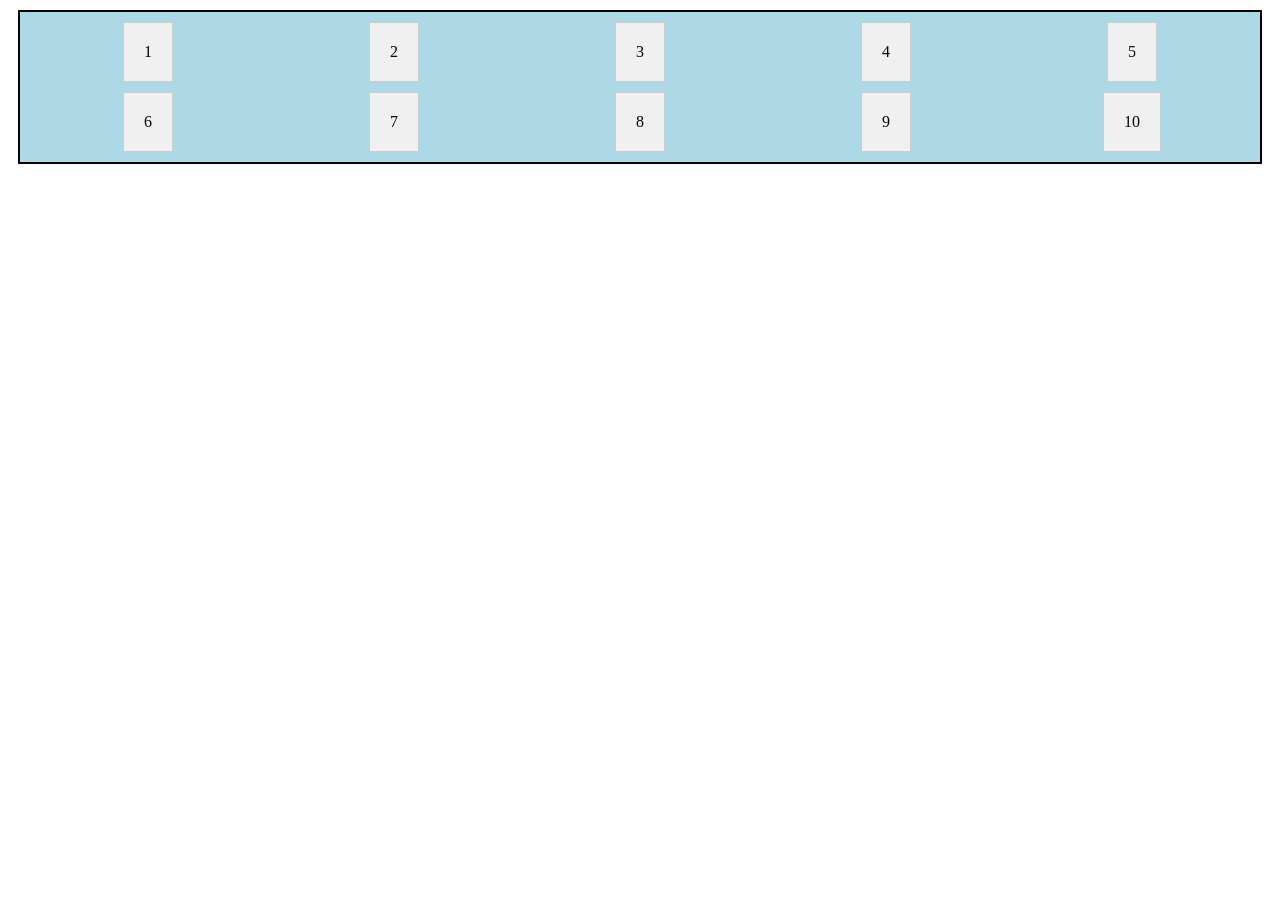
<file: class 5/index.html>
<!DOCTYPE html>
<html lang="en">
<head>
    <meta charset="UTF-8">
    <meta name="viewport" content="width=device-width, initial-scale=1.0">
    <title>Document</title>
    <style>
        .container {
            margin: 10px;
            padding: 10px;
            /* height: 600px; */
            border: 2px solid black;
            background-color: lightblue;


            display: grid;
            grid-template-columns: repeat(5, 1fr);
            place-items: center;
            gap: 10px 10px;
            
        }

        .box {
            background-color: #f0f0f0;
            border: 1px solid #ccc;
            padding: 20px;
            text-align: center;
        }

    </style>
</head>
<body>
    <div class="container">
      <div class="box box-1">1</div>
      <div class="box box-2">2</div>
      <div class="box box-3">3</div>
      <div class="box box-4">4</div>
      <div class="box box-5">5</div>
      <div class="box box-6">6</div>
      <div class="box box-7">7</div>
      <div class="box box-8">8</div>
      <div class="box box-9">9</div>
      <div class="box box-10">10</div>
    </div>
</body>
</html>
</file>
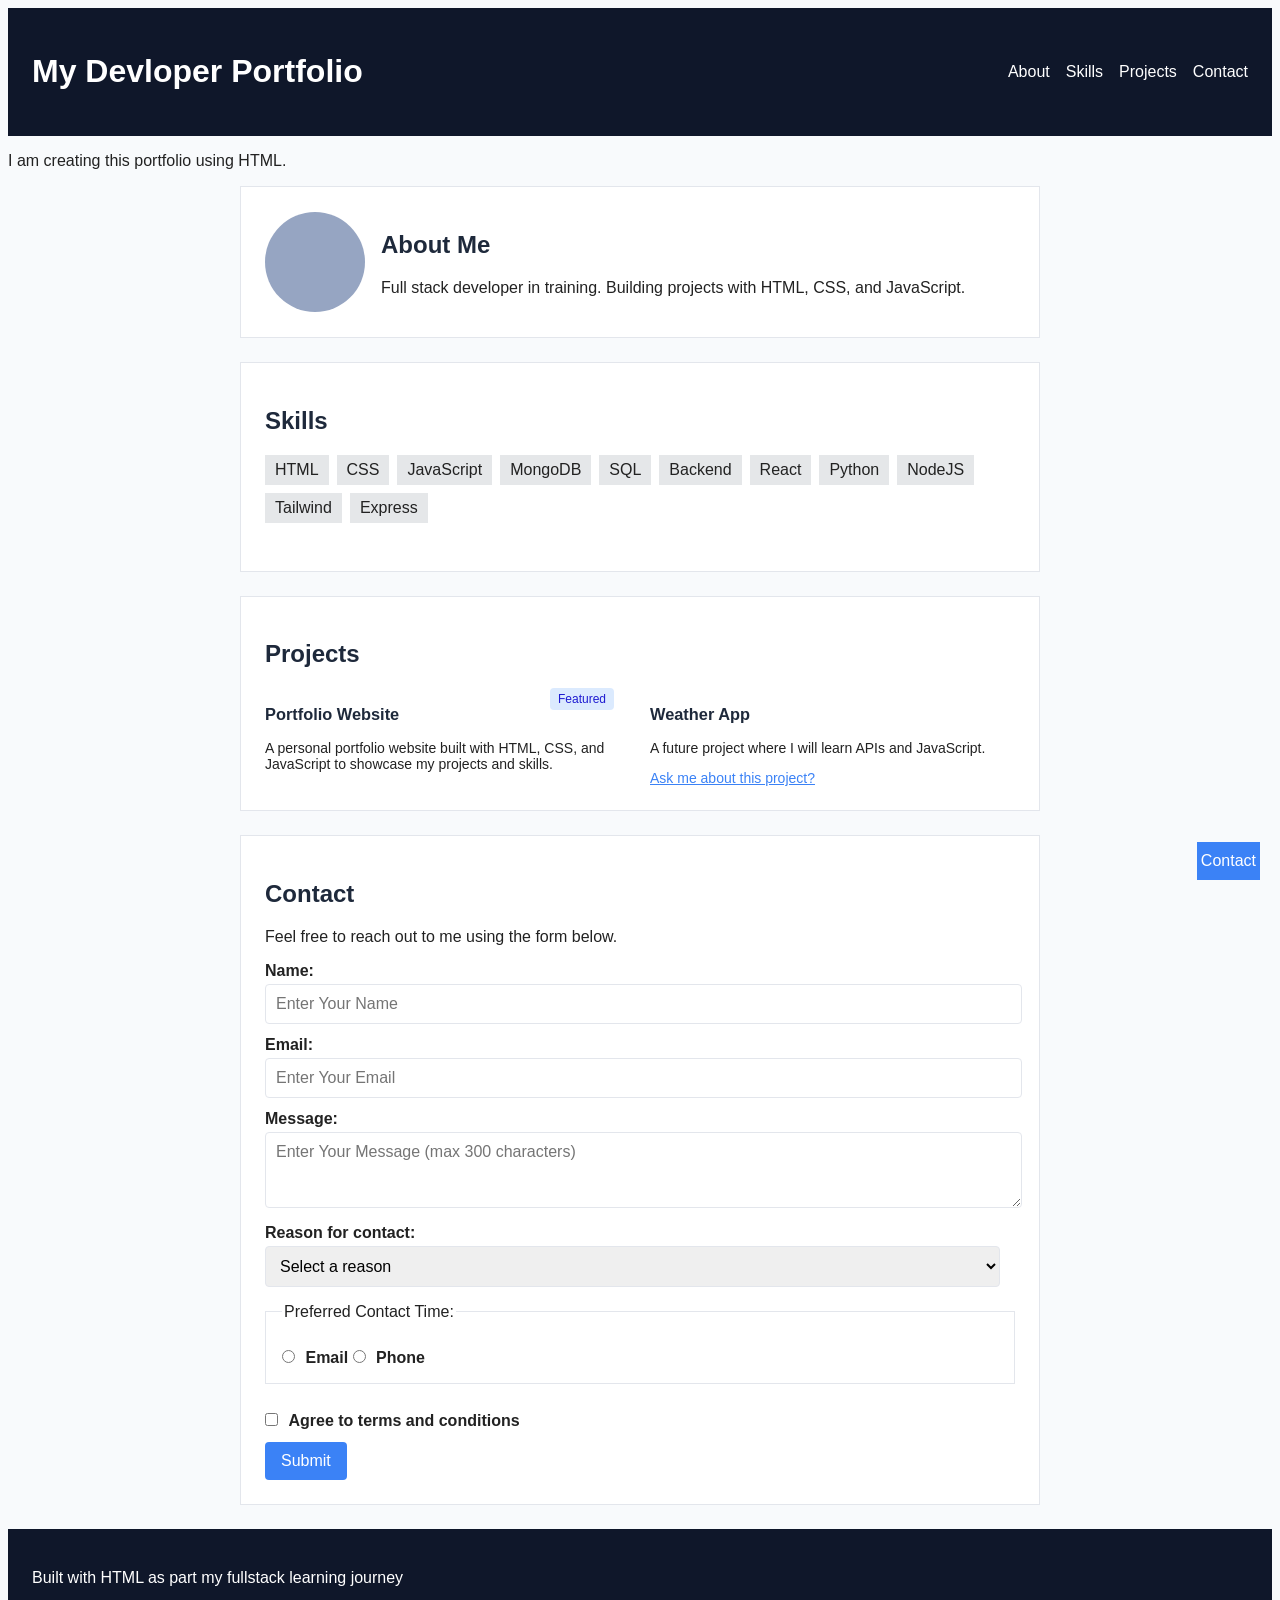
<file: semantic.html>
<!DOCTYPE html>
<html lang="en">
<head>
    <meta charset="UTF-8">
    <meta name="viewport" content="width=device-width, initial-scale=1.0">
    <link rel="stylesheet" href="style.css">
    <title>StackFolio</title>
</head>
<body>
    <header class="site-header">
        <h1>My Devloper Portfolio</h1>
       
        <nav>
            
                <a href="#about">About</a>
                <a href="#skills">Skills</a>
                <a href="#projects">Projects</a>
                <a href="#contact">Contact</a>
            
        </nav>
    </header>
    <p>I am creating this portfolio using HTML.</p>
    <main>
        <section id="about" class="section-card">
            <div class="profile-info">
                <div class="profile-avatar"></div>
                <div class="profile-details">
                    <h2>About Me</h2>
                    <p>Full stack developer in training. Building projects with HTML, CSS, and JavaScript.</p>
                </div>
            </div>
        </section>
        <section id="skills" class="section-card">
            <h2>Skills</h2>
            <ul class="skills-list">
                <li>HTML</li>
                <li>CSS</li>
                <li>JavaScript</li>
                <li>MongoDB</li>
                <li>SQL</li>
                <li>Backend</li>
                <li>React</li>
                <li>Python</li>
                <li>NodeJS</li>
                <li>Tailwind</li>
                <li>Express</li>
            </ul>
        </section>

        <section id="projects" class="section-card">
            <h2>Projects</h2>
            <div class="project-grid">
                <article class="project-card featured-project">
                    <span class="project-status">Featured</span>
                    <h3>Portfolio Website</h3>
                    <p>A personal portfolio website built with HTML, CSS, and JavaScript to showcase my projects and skills.</p>
                </article>

                <article class="project-card featured-project">
                    <h3>Weather App</h3>
                    <p>A future project where I will learn APIs and JavaScript.</p>
                    <a href="#contact">Ask me about this project?</a>
                </article>
            </div>
        </section>

        <section id="contact" class="section-card">
            <h2>Contact</h2>

            <p>Feel free to reach out to me using the form below.</p>

            <form action="#" method="post">
                <label for="name">Name:</label>
                <input type="text" id="name" name="name" required placeholder="Enter Your Name">
                
                <label for="email">Email:</label>
                <input type="email" id="emails" name="email" required placeholder="Enter Your Email">
               
                <label for="message">Message:</label>
                <textarea id="message" name="message" required rows="3" maxlength="300" placeholder="Enter Your Message (max 300 characters)"></textarea>
               
                <label for="reason">Reason for contact:</label>
                <select id="reason" name="reason" required>
                    <option value="">Select a reason</option>
                    <option value="collaboration">Collaboration</option>
                    <option value="project">Project</option>
                    <option value="job">Job Opportunity</option>
                    <option value="general">General Inquiry</option>
                </select>
                <fieldset>
                    <legend>Preferred Contact Time:</legend>
                    <input type="radio" id="contact-email" name="contact-method" value="contact-email" required>
                    <label for="contact-email">Email</label>
                    <input type="radio" id="contact-phone" name="contact-method" value="contact-phone">
                    <label for="contact-phone">Phone</label>
                </fieldset>  
                <input type="checkbox" id="subscribe" name="subscribe">
                <label for="subscribe">Agree to terms and conditions</label>
                <button type="submit">Submit</button>              
            </form>
            
        </section>
    </main>
    <footer>
        <p>Built with HTML as part my fullstack learning journey</p>
    </footer>

    <a href="#contact" class="floating-contact">Contact</a>
</body>
</html>
</file>
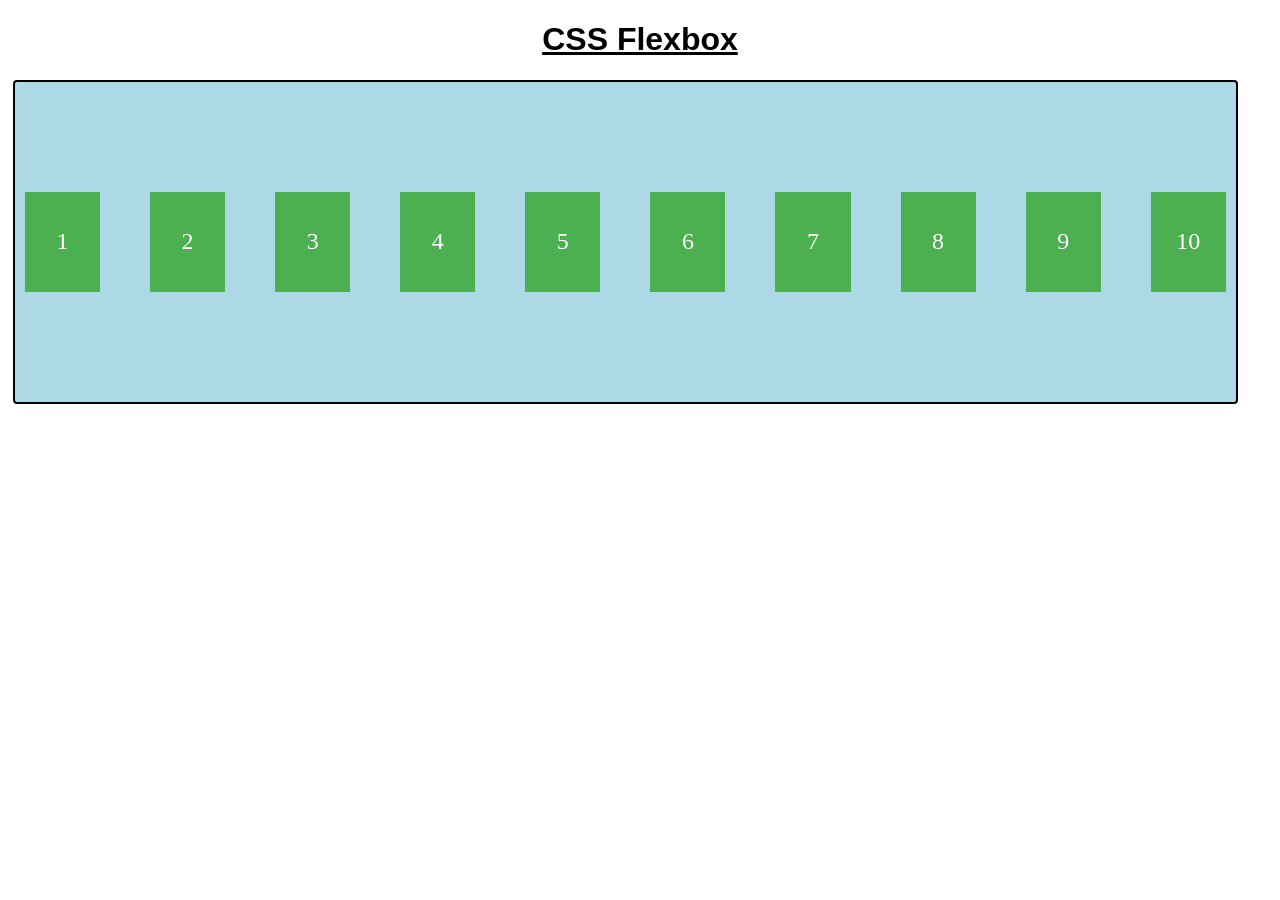
<file: class 4/flexbox.html>
<!DOCTYPE html>
<html lang="en">
<head>
    <meta charset="UTF-8">
    <meta name="viewport" content="width=device-width, initial-scale=1.0">
    <title>Document</title>
    <style>
        h1 {
            text-align: center;
            font-family: Arial, sans-serif;
            text-decoration: underline;
        }
        
        .container {
            width: 95%;
            margin: 5px;
            padding: 10px;
            background: lightblue;
            border: 2px solid black;
            border-radius: 4px;
            height: 300px;
            display: flex;
            flex-direction: row;
            justify-content: center;
            align-items: center;
            gap: 50px;
            /* flex-wrap: wrap; */
        }

        .box {
            width: 100px;
            height: 100px;
            background-color: #4CAF50;
            color: white;
            display: flex;
            align-items: center;
            justify-content: center;
            font-size: 24px;
            /* margin: 10px; */
            /* flex-grow: 1; */
        }
    </style>
</head>
<body>
    <h1>CSS Flexbox</h1>
    <div class="container">
      <div class="box" id="box-a">1</div>
      <div class="box" id="box-b">2</div>
      <div class="box" id="box-c">3</div>
      <div class="box" id="box-d">4</div>
      <div class="box" id="box-b">5</div>
      <div class="box" id="box-c">6</div>
      <div class="box" id="box-d">7</div>
      <div class="box" id="box-b">8</div>
      <div class="box" id="box-c">9</div>
      <div class="box" id="box-d">10</div>
    </div>
</body>
</html>
</file>
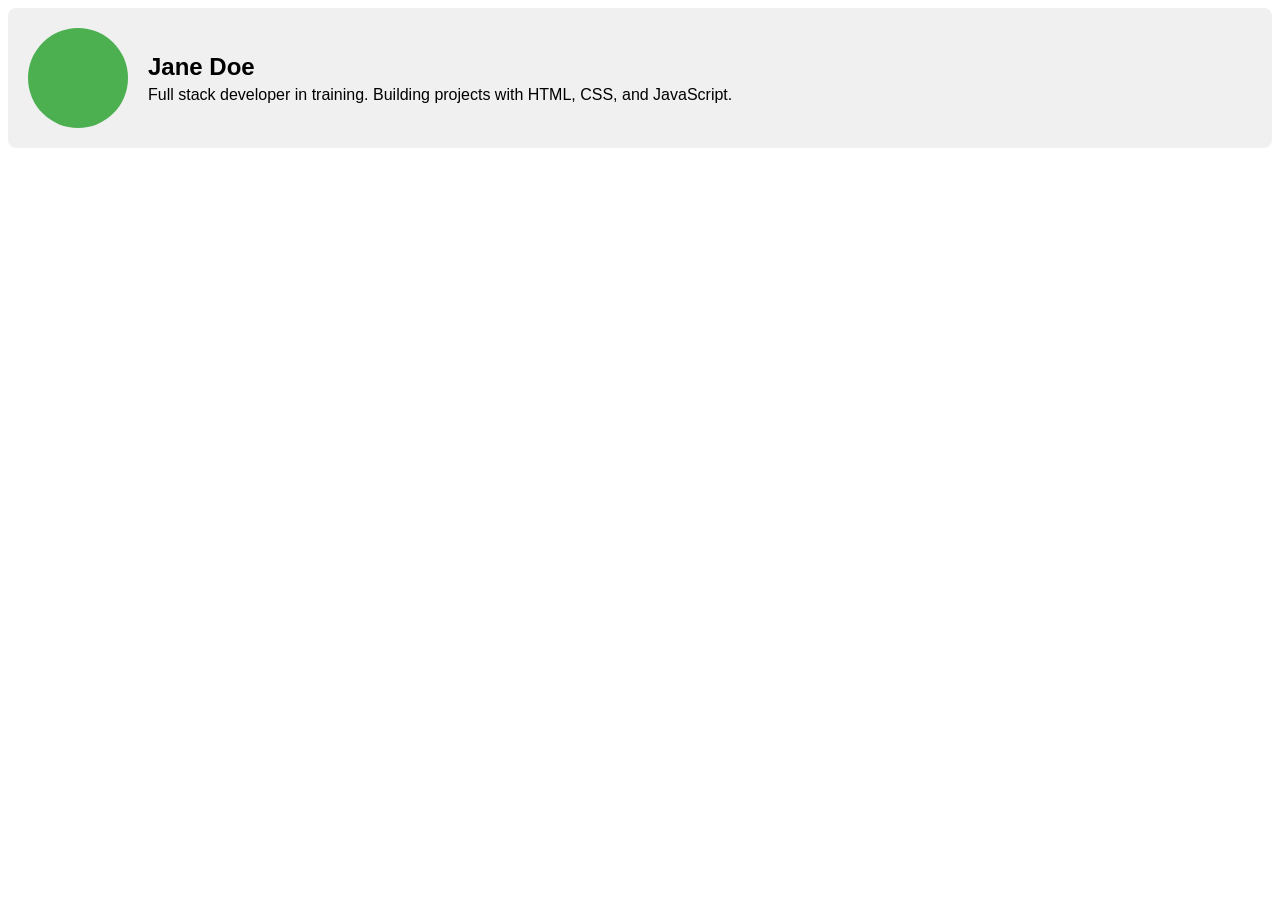
<file: class 4/test.html>
<!DOCTYPE html>
<html lang="en">
<head>
    <meta charset="UTF-8">
    <meta name="viewport" content="width=device-width, initial-scale=1.0">
    <title>Document</title>
    <style>
        .profile-section {
            display: flex;
            align-items: center;
            gap: 20px;
            padding: 20px;
            background-color: #f0f0f0;
            border-radius: 8px;
        }

        .profile-avatar {
            width: 100px;
            height: 100px;
            background-color: #4CAF50;
            border-radius: 50%;
        }

        .profile-info h2 {
            margin: 0;
            font-family: Arial, sans-serif;
        }

        .profile-info p {
            margin: 5px 0 0 0;
            font-family: Arial, sans-serif;
        }
    </style>
</head>
<body>
    <div class="profile-section">
    <div class="profile-avatar"></div>
    
    <div class="profile-info">
      <h2>Jane Doe</h2>
      <p>Full stack developer in training. Building projects with HTML, CSS, and JavaScript.</p>
    </div>
</body>
</html>
</file>
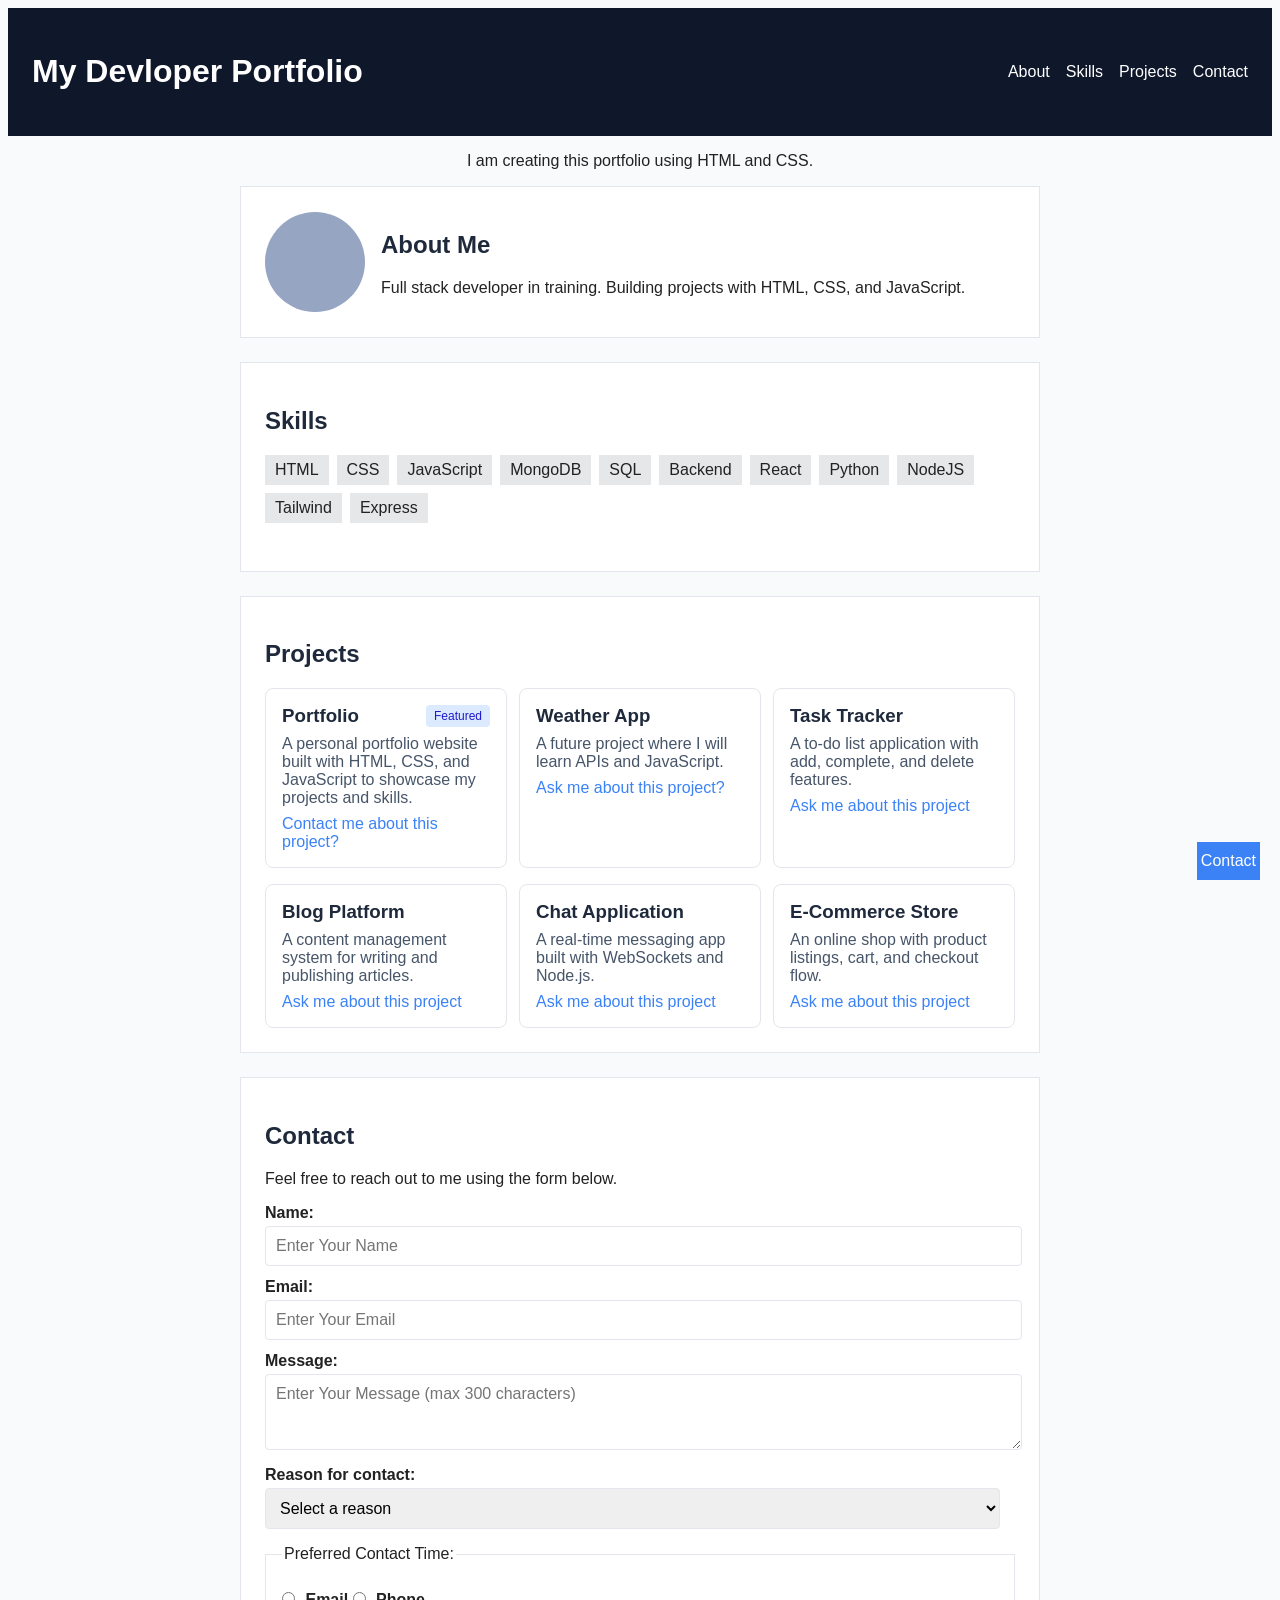
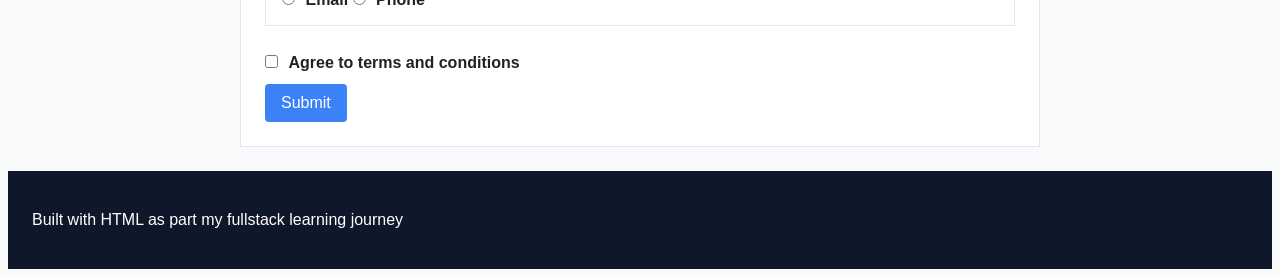
<file: class 5/portfolio.html>
<!DOCTYPE html>
<html lang="en">
<head>
    <meta charset="UTF-8">
    <meta name="viewport" content="width=device-width, initial-scale=1.0">
    <link rel="stylesheet" href="style.css">
    <title>StackFolio</title>
</head>
<body>
    <header class="site-header">
        <h1>My Devloper Portfolio</h1>
       
        <nav>
            
                <a href="#about">About</a>
                <a href="#skills">Skills</a>
                <a href="#projects">Projects</a>
                <a href="#contact">Contact</a>
            
        </nav>
    </header>
    <p id="objective">I am creating this portfolio using HTML and CSS.</p>
    <main>
        <section id="about" class="section-card">
            <div class="profile-info">
                <div class="profile-avatar"></div>
                <div class="profile-details">
                    <h2>About Me</h2>
                    <p>Full stack developer in training. Building projects with HTML, CSS, and JavaScript.</p>
                </div>
            </div>
        </section>
        <section id="skills" class="section-card">
            <h2>Skills</h2>
            <ul class="skills-list">
                <li>HTML</li>
                <li>CSS</li>
                <li>JavaScript</li>
                <li>MongoDB</li>
                <li>SQL</li>
                <li>Backend</li>
                <li>React</li>
                <li>Python</li>
                <li>NodeJS</li>
                <li>Tailwind</li>
                <li>Express</li>
            </ul>
        </section>

        <section id="projects" class="section-card">
            <h2>Projects</h2>
            <div class="project-grid">
                <article class="project-card featured-project">
                    <span class="project-status">Featured</span>
                    <h3>Portfolio</h3>
                    <p>A personal portfolio website built with HTML, CSS, and JavaScript to showcase my projects and skills.</p>
                    <a href="#contact">Contact me about this project?</a>
                </article>

                <article class="project-card">
                    <h3>Weather App</h3>
                    <p>A future project where I will learn APIs and JavaScript.</p>
                    <a href="#contact">Ask me about this project?</a>
                </article>

                <article class="project-card">
                    <h3>Task Tracker</h3>
                    <p>A to-do list application with add, complete, and delete features.</p>
                    <a href="#contact">Ask me about this project</a>
                </article>

                <article class="project-card">
                    <h3>Blog Platform</h3>
                    <p>A content management system for writing and publishing articles.</p>
                    <a href="#contact">Ask me about this project</a>
                </article>

                <article class="project-card">
                    <h3>Chat Application</h3>
                    <p>A real-time messaging app built with WebSockets and Node.js.</p>
                    <a href="#contact">Ask me about this project</a>
                </article>

                <article class="project-card">
                    <h3>E-Commerce Store</h3>
                    <p>An online shop with product listings, cart, and checkout flow.</p>
                    <a href="#contact">Ask me about this project</a>
                </article>
            </div>
        </section>

        <section id="contact" class="section-card">
            <h2>Contact</h2>

            <p>Feel free to reach out to me using the form below.</p>

            <form action="#" method="post">
                <label for="name">Name:</label>
                <input type="text" id="name" name="name" required placeholder="Enter Your Name">
                
                <label for="email">Email:</label>
                <input type="email" id="emails" name="email" required placeholder="Enter Your Email">
               
                <label for="message">Message:</label>
                <textarea id="message" name="message" required rows="3" maxlength="300" placeholder="Enter Your Message (max 300 characters)"></textarea>
               
                <label for="reason">Reason for contact:</label>
                <select id="reason" name="reason" required>
                    <option value="">Select a reason</option>
                    <option value="collaboration">Collaboration</option>
                    <option value="project">Project</option>
                    <option value="job">Job Opportunity</option>
                    <option value="general">General Inquiry</option>
                </select>
                <fieldset>
                    <legend>Preferred Contact Time:</legend>
                    <input type="radio" id="contact-email" name="contact-method" value="contact-email" required>
                    <label for="contact-email">Email</label>
                    <input type="radio" id="contact-phone" name="contact-method" value="contact-phone">
                    <label for="contact-phone">Phone</label>
                </fieldset>  
                <input type="checkbox" id="subscribe" name="subscribe">
                <label for="subscribe">Agree to terms and conditions</label>
                <button type="submit">Submit</button>              
            </form>
            
        </section>
    </main>
    <footer>
        <p>Built with HTML as part my fullstack learning journey</p>
    </footer>

    <a href="#contact" class="floating-contact">Contact</a>
</body>
</html>
</file>
<file: style.css>
body {
    font-family: Arial, Helvetica, sans-serif;
    color: #222222;
    background-color: #F8FAFC;
}

main {
    max-width: 800px;
    margin: 0 auto;
    padding: 0 16px;
}

.site-header {
    position: sticky;
    top: 0;
}

header, footer {
    background-color: #0F172A;
    color: #FFFFFF;
    /* text-align: center; */
    padding: 24px;
}

header {
    display: flex;
    justify-content: space-between;
    align-items: center;
}

header h1, footer p {
    color: #FFFFFF;
}

h1,h2,h3 {
    color: #1E293B;
}

a {
    color: #3B82F6;
}

nav {
    display: flex;
    gap: 16px;  
}

nav a {
    color: #FFFFFF;
    text-decoration: none;
}

.section-card {
    background-color: #FFFFFF;
    border: 1px solid #e3e6ec;
    padding: 24px;
    margin-bottom: 24px;
}

.profile-info {
    display: flex;
    align-items: center;
    gap: 16px;
}

.profile-avatar {
    width: 100px;
    height: 100px;
    border-radius: 50%;
    background-color: #96a5c2;
}
span.project-status {
    position: absolute;
    right: 16px;
    display: inline-block;
    background-color: #dbeafe;
    color: #1e1bd1;
    padding: 4px 8px;
    border-radius: 4px;
    font-size: 12px;
    margin-bottom: 8px;
}
label {
    display: block;
    margin-top: 12px;
    font-weight: bold;
}

input, select, textarea {
    width: 98%;
    padding: 10px;
    margin-top: 4px;
    border: 1px solid #e3e6ec;
    border-radius: 4px;
    font : inherit;
}

input[type="radio"], input[type="checkbox"] {
    width: auto;
    padding: 0;
    margin: 12px 6px 0 0;
}

input[type="radio"] + label, input[type="checkbox"] + label {
    display: inline-block;
}

fieldset {
    border: 1px solid #e3e6ec;
    padding: 16px;
    margin: 16px 0;
}

button {
    display: block;
    background-color: #3B82F6;
    color: #FFFFFF;
    border: none;
    padding: 10px 16px;
    margin-top: 12px;
    cursor: pointer;
    font-size: 16px;
    font-family: inherit;
    border-radius: 4px;
}

#skills li {
    /* display: inline-block; */
    margin-right: 8px;
    margin-bottom: 8px;
    padding: 6px 10px;
    background-color: #e5e7e9;
    /* border: 1px solid #6b6e74; */
}

.skills-list {
    display: flex;
    flex-wrap: wrap;
    /* gap: 10px; */
    list-style-type: none;
    padding-left: 0;
}

.project-grid {
    display: flex;
    /* flex-wrap: wrap; */
    gap: 20px;
    margin-top: 20px;
}

.project-grid .project-card {
    flex: 1;
}

.featured-project{
    position: relative;
    font-size: 14px;
}

.floating-contact {
    position: fixed;
    bottom: 20px;
    right: 20px;
    padding: 10px 4px;
    background-color: #3B82F6;
    color: #FFFFFF;
    text-decoration: none;
}
</file>
<file: class 5/style.css>
:root {
    --color-primary: #FFFFFF;
    --color-secondary: #3B82F6;
    --common-dimension: 24px;
    --color-text: #222222;
    --color-background: #F8FAFC;
    --color-header: #0F172A;
    --color-heading: #1E293B;
    --color-border: #e3e6ec;
    --color-avatar: #96a5c2;
    --color-skill: #e5e7e9;
    --color-muted: #475569;
    --color-featured-background: #dbeafe;
    --color-featured-text: #1e1bd1;
    --font-family-base: Arial, Helvetica, sans-serif;
    --font-size-small: 12px;
    --font-size-base: 16px;
    --spacing-4: 4px;
    --spacing-8: 8px;
    --spacing-12: 12px;
    --spacing-16: 16px;
    --spacing-20: 20px;
    --spacing-10: 10px;
    --border-width: 1px;
    --radius-small: 4px;
    --radius-card: 8px;
    --content-width: 800px;
    --avatar-size: 100px;
}

body {
    font-family: var(--font-family-base);
    color: var(--color-text);
    background-color: var(--color-background);
}

main {
    max-width: var(--content-width);
    margin: 0 auto;
    padding: 0 var(--spacing-16);
}

.site-header {
    position: sticky;
    top: 0;
    z-index: 10;
}

header, footer {
    background-color: var(--color-header);
    color: var(--color-primary);
    padding: var(--common-dimension);
}

header {
    display: flex;
    justify-content: space-between;
    align-items: center;
}

header h1, footer p {
    color: var(--color-primary);
}

h1,h2,h3 {
    color: var(--color-heading);
}

a {
    color: var(--color-secondary);
}

nav {
    display: flex;
    gap: var(--spacing-16);  
}

nav a {
    color: var(--color-primary);
    text-decoration: none;
}

#objective{
    text-align: center;
    margin-top: var(--spacing-16);
}
.section-card {
    background-color: var(--color-primary);
    border: var(--border-width) solid var(--color-border);
    padding: var(--common-dimension);
    margin-bottom: var(--common-dimension);
}

.profile-info {
    display: flex;
    align-items: center;
    gap: var(--spacing-16);
}

.profile-avatar {
    width: var(--avatar-size);
    height: var(--avatar-size);
    border-radius: 50%;
    background-color: var(--color-avatar);
}

#skills li {
    margin-right: var(--spacing-8);
    margin-bottom: var(--spacing-8);
    padding: 6px var(--spacing-10);
    background-color: var(--color-skill);
}

.skills-list {
    display: flex;
    flex-wrap: wrap;
    list-style-type: none;
    padding-left: 0;
}

span.project-status {
    position: absolute;
    right: var(--spacing-16);
    display: inline-block;
    background-color: var(--color-featured-background);
    color: var(--color-featured-text);
    padding: var(--spacing-4) var(--spacing-8);
    border-radius: var(--radius-small);
    font-size: var(--font-size-small);
    margin-bottom: var(--spacing-8);
}

.project-grid {
    display: grid;
    grid-template-columns: repeat(3, 1fr);
    gap: var(--spacing-16) var(--spacing-12);
    margin-top: var(--spacing-20);
}

.project-card {
    background-color: var(--color-primary);
    border: var(--border-width) solid var(--color-border);
    border-radius: var(--radius-card);
    padding: var(--spacing-16);
    position: relative;
}

.project-card h3 {
    margin-top: 0;
    margin-bottom: var(--spacing-8);
    color: var(--color-heading);
}

.project-card p {
    margin-top: 0;
    margin-bottom: var(--spacing-8);
    color: var(--color-muted);
}

.project-card a {
    color: var(--color-secondary);
    text-decoration: none;
}

.featured-project{
    position: relative;
}

label {
    display: block;
    margin-top: var(--spacing-12);
    font-weight: bold;
}

input, select, textarea {
    width: 98%;
    padding: var(--spacing-10);
    margin-top: var(--spacing-4);
    border: var(--border-width) solid var(--color-border);
    border-radius: var(--radius-small);
    font : inherit;
}

input[type="radio"], input[type="checkbox"] {
    width: auto;
    padding: 0;
    margin: var(--spacing-12) 6px 0 0;
}

input[type="radio"] + label, input[type="checkbox"] + label {
    display: inline-block;
}

fieldset {
    border: var(--border-width) solid var(--color-border);
    padding: var(--spacing-16);
    margin: var(--spacing-16) 0;
}

button {
    display: block;
    background-color: var(--color-secondary);
    color: var(--color-primary);
    border: none;
    padding: var(--spacing-10) var(--spacing-16);
    margin-top: var(--spacing-12);
    cursor: pointer;
    font-size: var(--font-size-base);
    font-family: inherit;
    border-radius: var(--radius-small);
}

.floating-contact {
    position: fixed;
    bottom: var(--spacing-20);
    right: var(--spacing-20);
    padding: var(--spacing-10) var(--spacing-4);
    background-color: var(--color-secondary);
    color: var(--color-primary);
    text-decoration: none;
}
</file>
